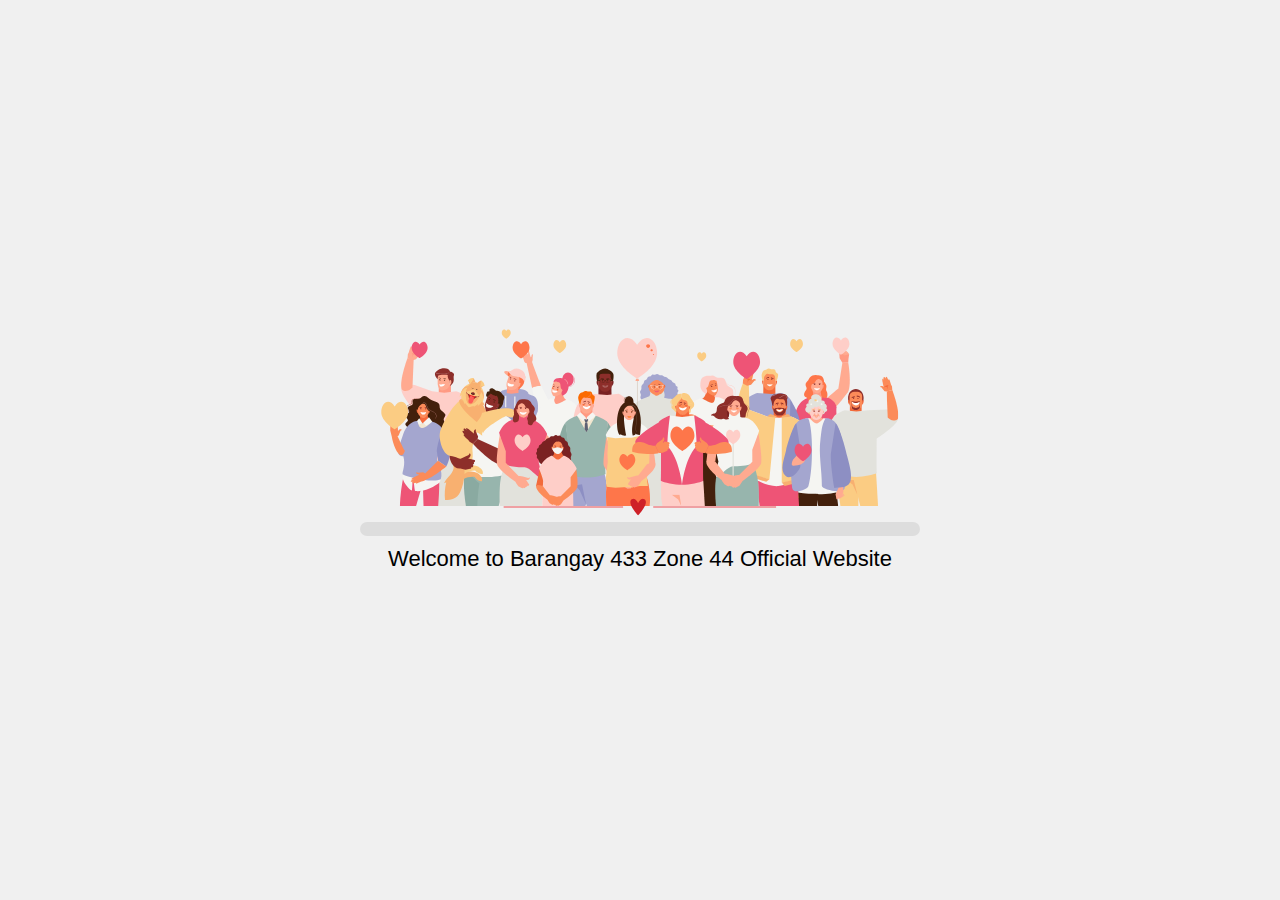
<file: index.html>
<!DOCTYPE html>
<html lang="en">
<head>
<meta charset="UTF-8">
<meta name="viewport" content="width=device-width, initial-scale=1.0">
<link rel="icon" type="image/x-icon" href="Barangay/css/pictures/Logo/brgylogo.svg">
<title>Loading Screen</title>
<style>
  body {
    font-family: Arial, sans-serif;
    margin: 0;
    padding: 0;
    display: flex;
    flex-direction: column;
    justify-content: center;
    align-items: center;
    height: 100vh;
    background-color: #f0f0f0;
  }

  .imagels {
    display: flex;
  }

  .imagels img {
    width: 100%;
    max-width: 520px;
    height: auto;
    align-items: center;
  }

  .loading-bar {
    width: 100%;
    max-width: 560px;
    height: 14px;
    background-color: #ddd;
    border-radius: 10px;
    overflow: hidden;
    margin-top: 6px;
  }

  .progress {
    width: 0;
    height: 100%;
    background-color: #ece119;
    border-radius: 10px;
    transition: width 2s ease;
  }

  .loading-text {
    margin-top: 10px;
    font-size: 22px;
    text-align: center;
  }

  /* Media query for smaller screens */
  @media (max-width: 600px) {
    .loading-text {
      font-size: 14px;
    }

    .imagels img {
      max-width: 180px;
    }

    .loading-bar {
      max-width: 200px;
    }
  }
</style>
</head>
<body>
<div class="imagels">
  <img src="lsbg.svg" alt="Loading Image">
</div>
<div class="loading-bar">
  <div class="progress"></div>
</div>
<div class="loading-text">
  Welcome to Barangay 433 Zone 44 Official Website
</div>

<script>
  // Get the progress bar element
  var progressBar = document.querySelector('.progress');

  // Get connection type using Network Information API
  var connection = navigator.connection || navigator.mozConnection || navigator.webkitConnection;

  // Calculate loading time based on connection type
  var loadingTime = 2000; // default loading time
  if (connection) {
    var effectiveType = connection.effectiveType;
    switch (effectiveType) {
      case 'slow-2g':
      case '2g':
        loadingTime = 8000; // slow connection, adjust loading time accordingly
        break;
      case '3g':
      case '4g':
      case '5g':
        loadingTime = 4000; // faster connection, adjust loading time accordingly
        break;
      default:
        loadingTime = 2000; // default loading time for unknown connection types
        break;
    }
  }

  // Set progress to 100% after calculated loading time
  setTimeout(function() {
    progressBar.style.width = '100%';
  }, loadingTime);

  // Redirect to another page after calculated loading time plus additional delay
  setTimeout(function() {
    window.location.href = "Barangay/index.html";
  }, loadingTime + 500);
</script>
</body>
</html>
</file>
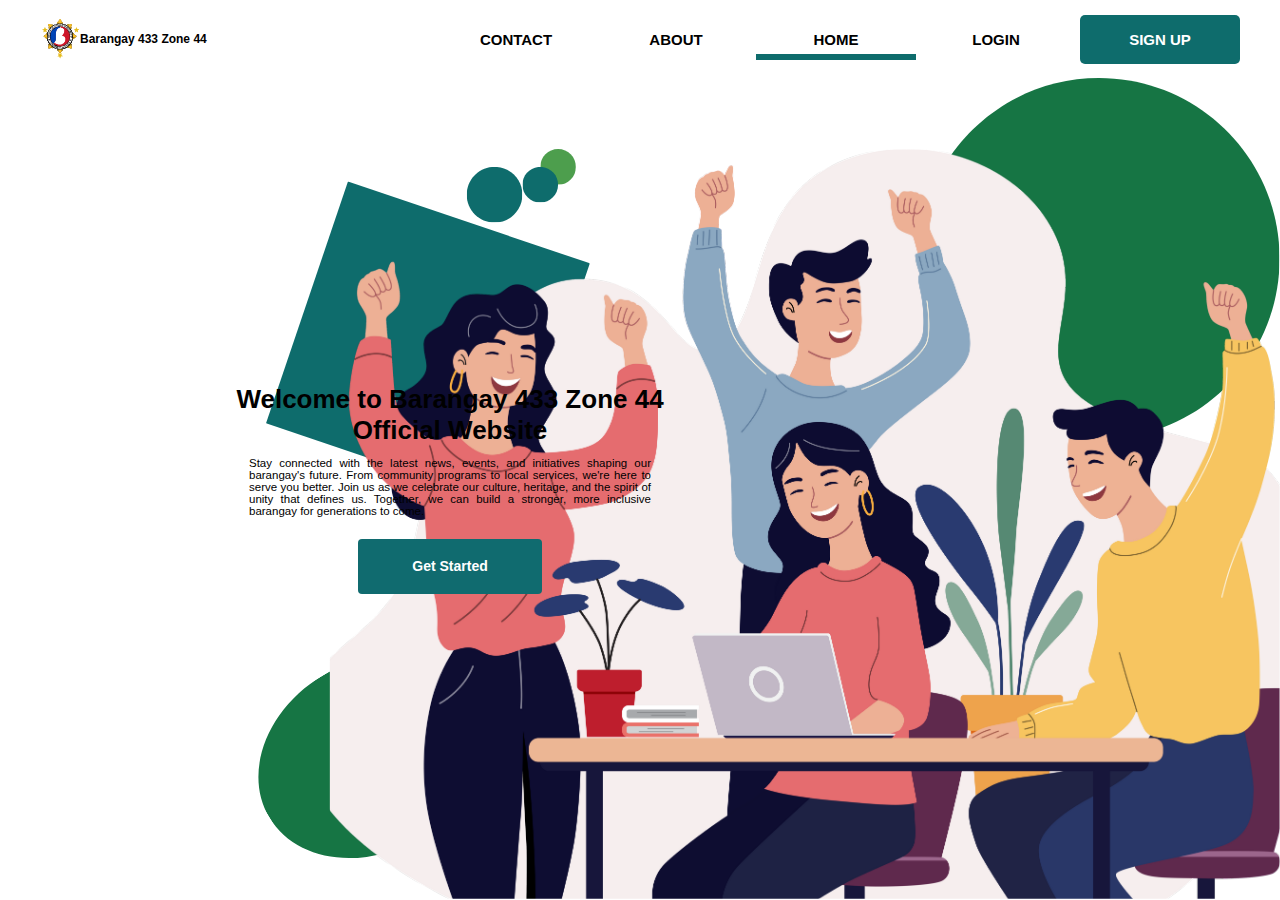
<file: Barangay/index.html>
<!DOCTYPE html>
<html lang="en">
<head>
    <meta charset="UTF-8">
    <meta name="viewport" content="width=device-width, initial-scale=1.0">
    <link rel="stylesheet" href="css/landingpage1.css">
    <link rel="icon" type="image/x-icon" href="css/pictures/Logo/brgylogo.svg">
    <title>Barangay 433 Zone 44</title>
</head>
<body>

    <div id="navbar">
        <button id="sidebar-toggle" class="sidebar-button">&#9776;</button> <!-- Sidebar toggle button -->
        <div id="navbarlogo">
            <img src="css/pictures/Logo/brgylogo.svg" alt="none.png">
            <h1>Barangay 433 Zone 44</h1>
        </div>
        <a href="signup.php" class="signupbtn">SIGN UP</a>
        <a href="login.php">LOGIN</a>
        <a class="active" href="landingpage.html">HOME</a>
        <a href="aboutus.html">ABOUT</a>
        <a href="contact.html">CONTACT</a>
    </div>

    <div id="sidebar">
        <div id="sidebarlogo">
            <img src="css/pictures/Logo/brgylogo.svg" alt="none.png">
            <h1>DocQuest</h1>
            <a href="javascript:void(0)" class="closebtn" onclick="closeSidebar()">&times;</a>
        </div>

        <a href="index.html">
            <div id="sidebartopwimg" class="sidebartopwimg active">
                <img src="css/pictures/sidebar/homeactive.svg" alt="home">
                <span>Home</span>    
            </div>
        </a>
        <a href="aboutus.html">
            <div id="sidebartopwimg" class="sidebartopwimg">
                <img src="css/pictures/sidebar/about.svg" alt="aboutus">
                <span>About</span>    
            </div>
        </a>

        <a href="contact.html" class="active">
            <div id="sidebartopwimg" class="sidebartopwimg">
                <img src="css/pictures/sidebar/contacts.svg" alt="contact">
                <span>Contact us</span> 
            </div>
        </a>

        <a href="login.php">
            <div id="sidebartopwimg" class="sidebartopwimg">
                <img src="css/pictures/sidebar/login.svg" alt="login">
                <span>Login</span>    
            </div>
        </a>
        <a href="signup.php" class="signupbtn">
            <div id="sidebartopwimg" class="sidebartopwimg">
                <img src="css/pictures/sidebar/signup.svg" alt="signup">
                <span>Signup</span>    
            </div>
        </a>
    </div>

    <section>
        <div id="aboutsection">
            <div id="leftsbox">
                <h1>Welcome to Barangay 433 Zone 44 Official Website</h1>
                <p>Stay connected with the latest news, events, and initiatives shaping our barangay's future. From community programs to local services, we're here to serve you better. Join us as we celebrate our culture, heritage, and the spirit of unity that defines us. Together, we can build a stronger, more inclusive barangay for generations to come.
                </p>
                <button onclick="document.location='signup.php'">Get Started</button>
            </div>
        </div>
    </section>
    <script>
        function openSidebar() {
            document.getElementById("sidebar").style.width = "250px";
        }

        function closeSidebar() {
            document.getElementById("sidebar").style.width = "0";
        }

        // Toggle sidebar when sidebar-toggle button is clicked
        document.getElementById("sidebar-toggle").addEventListener("click", openSidebar);
    </script>
</body>
</html>
</file>
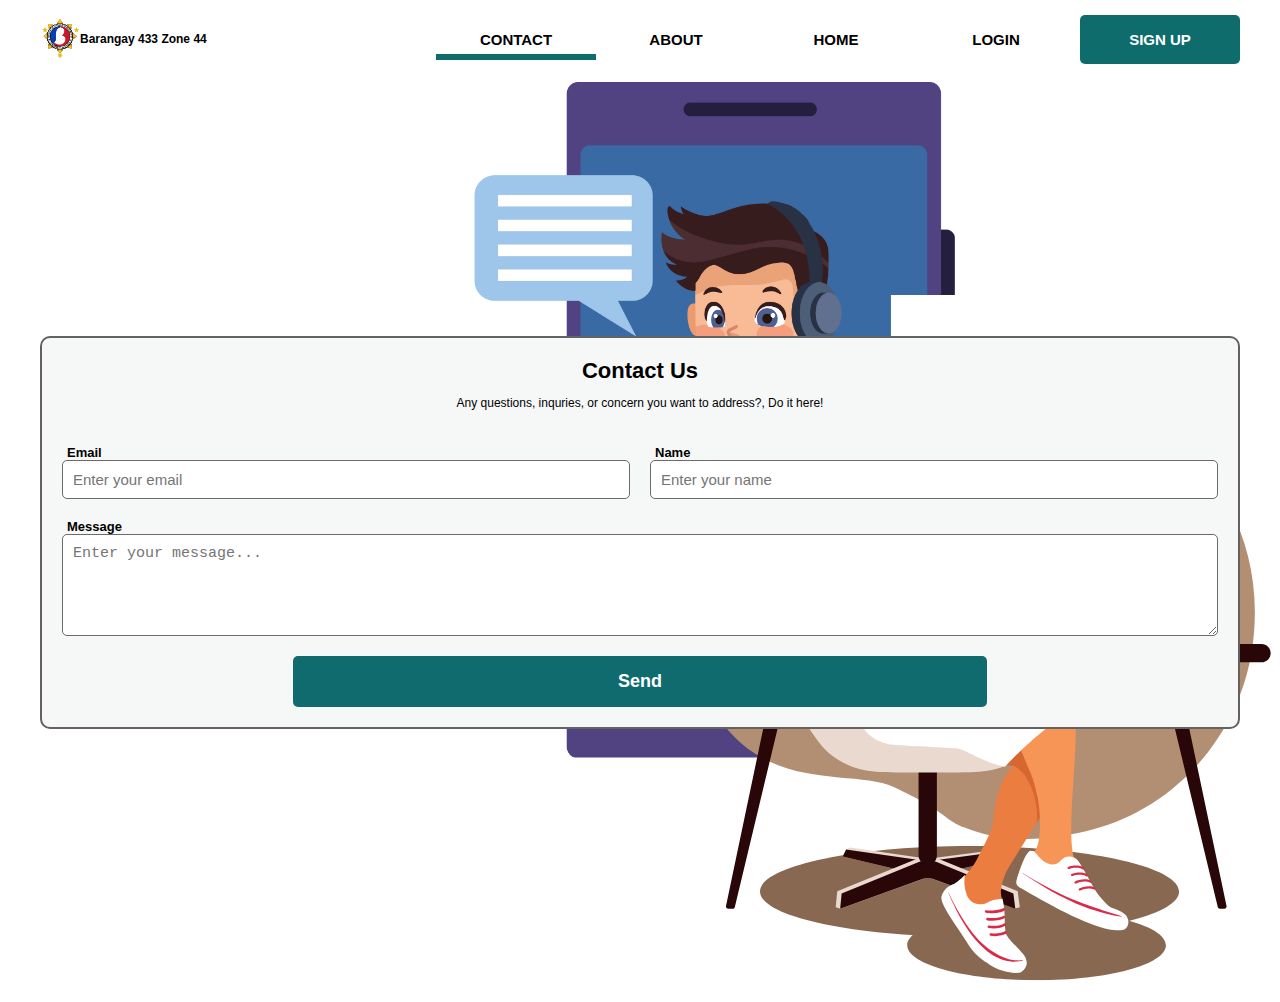
<file: Barangay/contact.html>
<!DOCTYPE html>
<html lang="en">
<head>
    <meta charset="UTF-8">
    <meta name="viewport" content="width=device-width, initial-scale=1.0">
    <script src="https://code.jquery.com/jquery-3.6.0.min.js"></script>
    <link rel="stylesheet" href="css/contact.css">
    <link rel="icon" type="image/x-icon" href="css/pictures/Logo/brgylogo.svg">
    <title>Contact Us</title>
</head>
<body>
    <div id="navbar">
        <button id="sidebar-toggle" class="sidebar-button">&#9776;</button> <!-- Sidebar toggle button -->
        <div id="navbarlogo">
            <img src="css/pictures/Logo/brgylogo.svg" alt="none.png">
            <h1>Barangay 433 Zone 44</h1>
        </div>
        <a href="signup.php" class="signupbtn">SIGN UP</a>
        <a href="login.php">LOGIN</a>
        <a href="index.html">HOME</a>
        <a href="aboutus.html">ABOUT</a>
        <a class="active" href="contact.html">CONTACT</a>
    </div>

    <div id="sidebar">
        <div id="sidebarlogo">
            <img src="css/pictures/Logo/brgylogo.svg" alt="none.png">
            <h1>DocQuest</h1>
            <a href="javascript:void(0)" class="closebtn" onclick="closeSidebar()">&times;</a>
        </div>

        <a href="index.html">
            <div id="sidebartopwimg" class="sidebartopwimg">
                <img src="css/pictures/sidebar/home.svg" alt="home">
                <span>Home</span>    
            </div>
        </a>
        <a href="aboutus.html">
            <div id="sidebartopwimg" class="sidebartopwimg">
                <img src="css/pictures/sidebar/about.svg" alt="aboutus">
                <span>About</span>    
            </div>
        </a>

        <a href="contact.html" class="active">
            <div id="sidebartopwimg" class="sidebartopwimg active">
                <img src="css/pictures/sidebar/contactsactive.svg" alt="contact">
                <span>Contact us</span> 
            </div>
        </a>

        <a href="login.php">
            <div id="sidebartopwimg" class="sidebartopwimg">
                <img src="css/pictures/sidebar/login.svg" alt="login">
                <span>Login</span>    
            </div>
        </a>
        <a href="signup.php" class="signupbtn">
            <div id="sidebartopwimg" class="sidebartopwimg">
                <img src="css/pictures/sidebar/signup.svg" alt="signup">
                <span>Signup</span>    
            </div>
        </a>
    </div>

    <section>
        <div id="aboutsection">
            <div id="box">
                <form id="file1-form" action="phpexecution/sendmail.php" method="POST">
                    <h2>Contact Us</h2>
                    <p>Any questions, inquries, or concern you want to address?, Do it here!</p>
                    
                    <div id="inp1">
                        <div id="inp1label">
                            <label for="email">Email</label>
                            <input type="email" id="email" name="email" placeholder="Enter your email" required>
                        </div>
        
                        <div id="inp1label">
                            <label for="name">Name</label>
                            <input type="text" id="name" name="name" placeholder="Enter your name" required>
                        </div>
                    </div>
                    <div id="inp1">
                        <div id="inp1label">
                            <label for="mess">Message</label>
                            <textarea id="mess" name="mess" placeholder="Enter your message..."></textarea>
                        </div>
                    </div>
                    <button class="button">Send</button>
                </form>
                </div>
        </div>
    </section>
    <script>
        $(document).ready(function() {
            $('#file1-form').submit(function(event) {
                // Prevent default form submission
                event.preventDefault();
        
                // Serialize form data
                var formData = $(this).serialize();
        
                // Send form data to the server
                $.ajax({
                    type: 'POST',
                    url: 'phpexecution/sendmail.php',
                    data: formData,
                    success: function(response) {
                        // Handle server response
                        alert('Mail sent ' + response);
                        if (response.trim() === 'Successful') { // Ensure that 'Success' is returned exactly
                            // Redirect to the dashboard or any other page
                            window.location.href = 'https://barangay-433-zone-44.000webhostapp.com/Barangay/contact.html';
                        }
                    },
                    error: function(xhr, status, error) {
                        // Handle errors
                        console.error(xhr.responseText);
                    }
                });
            });
        });

        function openSidebar() {
            document.getElementById("sidebar").style.width = "228px";
        }

        function closeSidebar() {
            document.getElementById("sidebar").style.width = "0";
        }

        // Toggle sidebar when sidebar-toggle button is clicked
        document.getElementById("sidebar-toggle").addEventListener("click", openSidebar);
    </script>
</body>
</html>
</file>
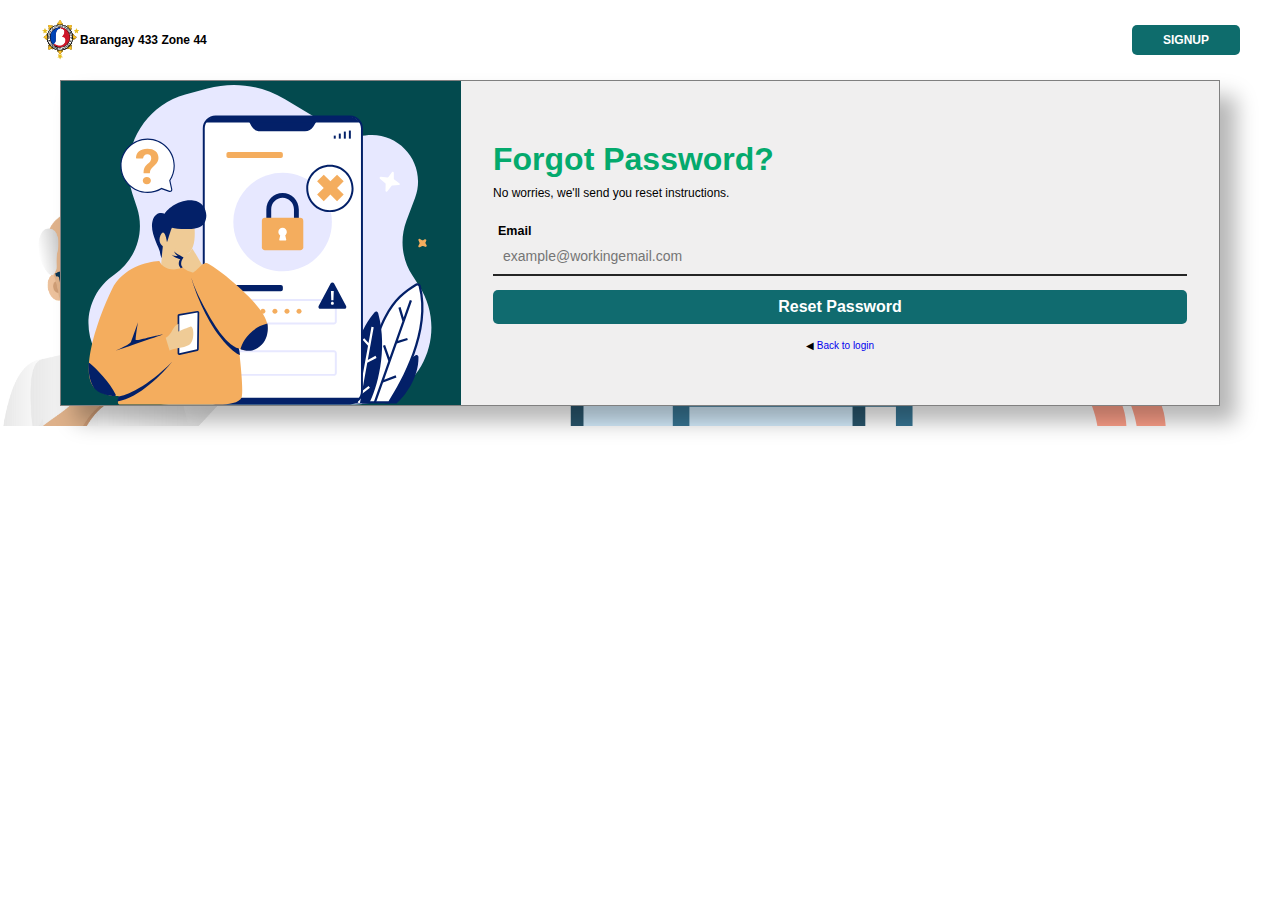
<file: Barangay/forgotpw.html>
<!DOCTYPE html>
<html lang="en">
<head>
    <meta charset="UTF-8">
    <meta name="viewport" content="width=device-width, initial-scale=1.0">
    <script src="https://code.jquery.com/jquery-3.6.0.min.js"></script>
    <link rel="stylesheet" href="css/forgotpw.css">
    <link rel="icon" type="image/x-icon" href="css/pictures/Logo/brgylogo.svg">
    <title>Forgot Password</title>
</head>
<body>
    <div id="navbar">
            <div id="navbarlogo">
                <img src="css/pictures/Logo/brgylogo.svg" alt="none.png">
                <h1>Barangay 433 Zone 44</h1>
                <a href="login.php" class="signupbtn">SIGNUP</a>
            </div>
        </div>
    <section>
        <div id="aboutsection">
            <div id="containerform">
                <div id="pictureform"></div>
            <div id="formbox">
                <form id="login-form" action="phpexecution/send_reset_email.php" method="post">
                    <h1>Forgot Password?</h1>
                    <h6>No worries, we'll send you reset instructions.</h6>

                    <div id="inp1">
                        <div id="inp1label">
                            <label for="email">Email</label>
                            <input type="email" id="email" name="email" placeholder="example@workingemail.com" required>
                        </div>
                    </div>
                        <button class="button">Reset Password</button>
                        <p>&#x25c0; <a href="login.php" style="text-decoration: none;">Back to login</a></p>
                </form>
            </div>
            </div>
        </div>
    </section>
    <script>
        $(document).ready(function() {
        $('#login-form').submit(function(event) {
            // Prevent default form submission
            event.preventDefault();
    
            // Serialize form data
            var formData = $(this).serialize();
    
            // Send form data to the server
            $.ajax({
                type: 'POST',
                url: 'phpexecution/send_reset_email.php',
                data: formData,
                success: function(response) {
                    // Handle server response
                    alert('' + response);
                    if (response.trim() === 'Successful') { // Ensure that 'Success' is returned exactly
                        // Redirect to the dashboard or any other page
                        window.location.href = 'https://barangay-433-zone-44.000webhostapp.com/Barangay/dashboard.php';
                    }
                },
                error: function(xhr, status, error) {
                    // Handle errors
                    console.error(xhr.responseText);
                }
            });
        });
    });
    </script>
</body>
</html>
</file>
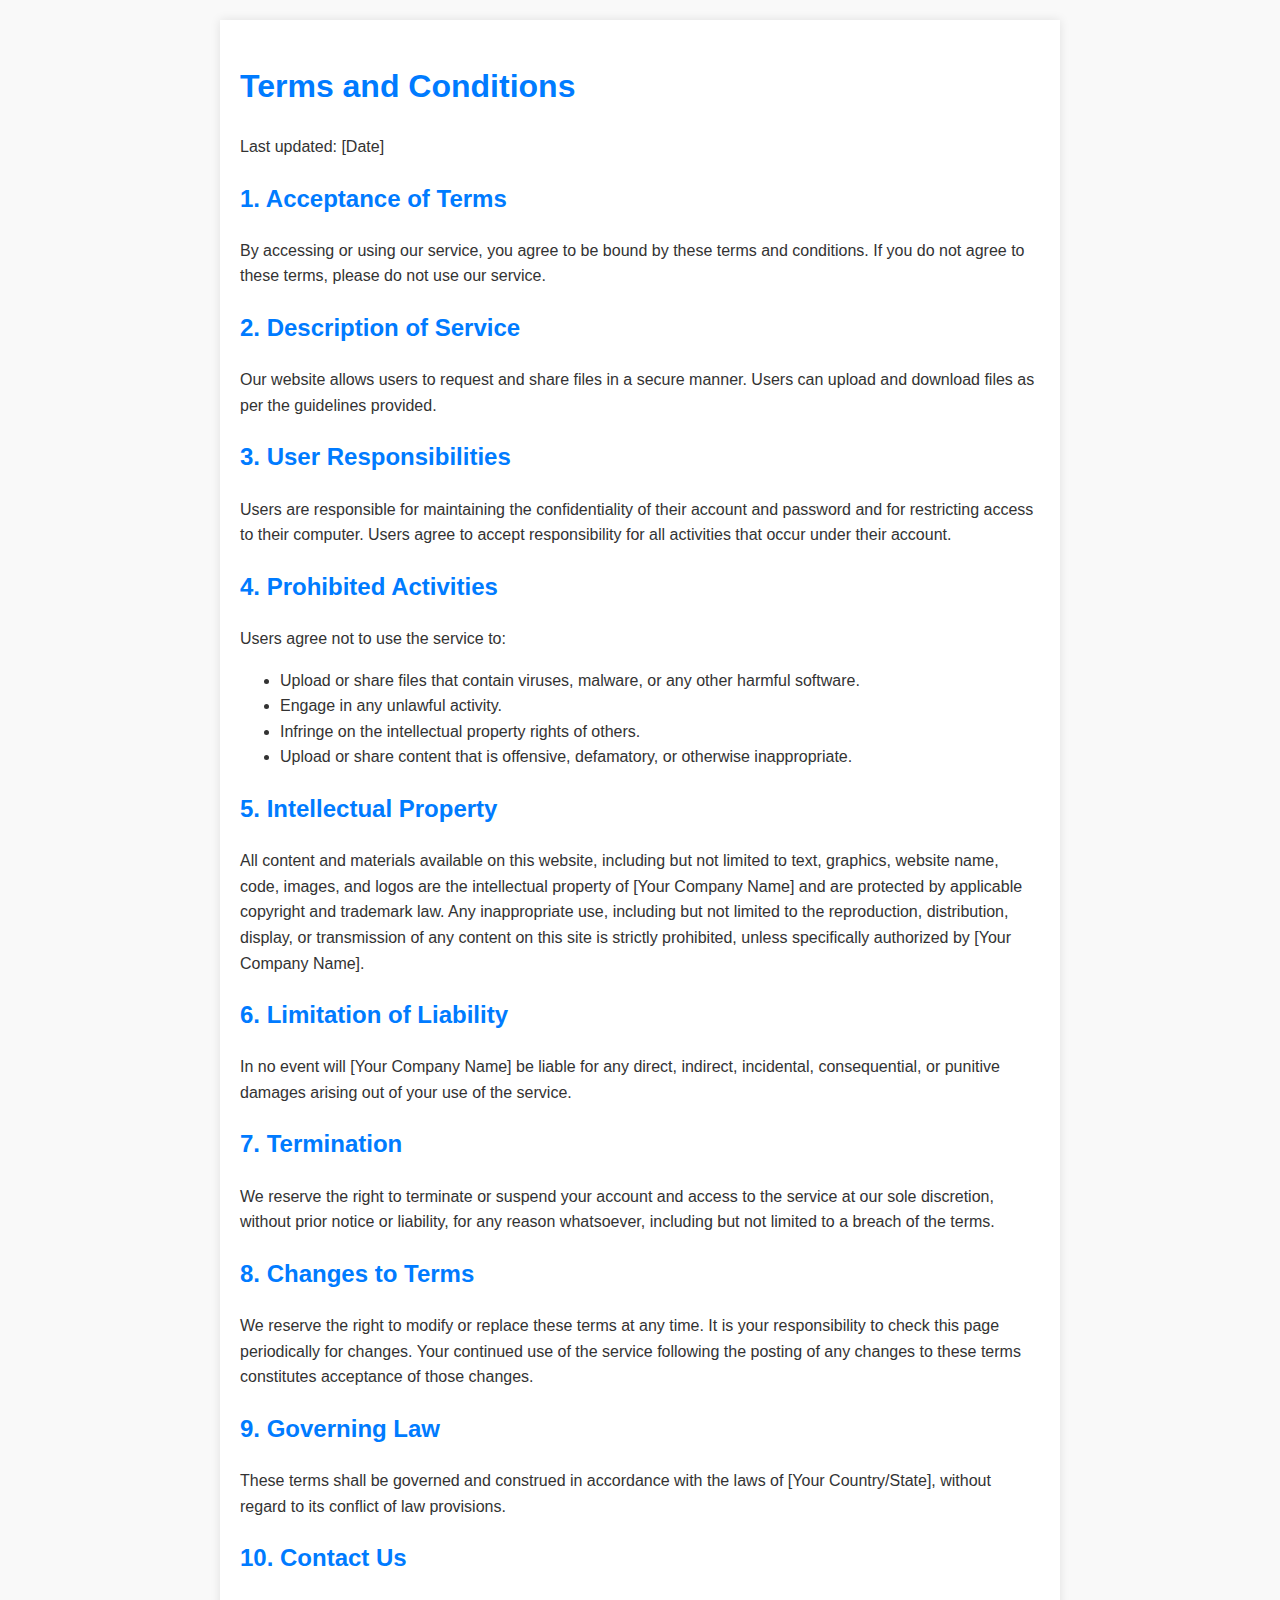
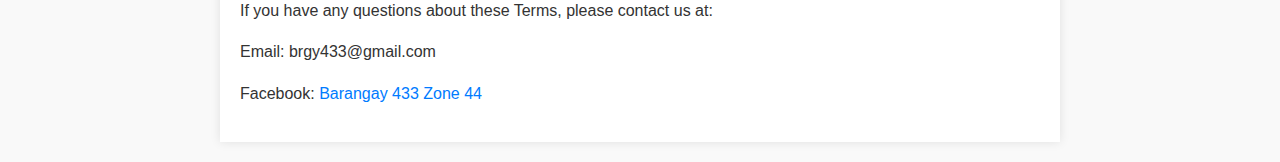
<file: Barangay/terms-and-conditions.html>
<!DOCTYPE html>
<html lang="en">
<head>
    <meta charset="UTF-8">
    <meta name="viewport" content="width=device-width, initial-scale=1.0">
    <title>Terms and Conditions</title>
    <style>
        body {
            font-family: Arial, sans-serif;
            line-height: 1.6;
            margin: 0;
            padding: 0;
            background-color: #f9f9f9;
            color: #333;
        }
        .container {
            max-width: 800px;
            margin: 20px auto;
            padding: 20px;
            background: #fff;
            box-shadow: 0 0 10px rgba(0,0,0,0.1);
        }
        h1, h2, h3 {
            color: #007bff;
        }
        a {
            color: #007bff;
            text-decoration: none;
        }
        a:hover {
            text-decoration: underline;
        }
    </style>
</head>
<body>

<div class="container">
    <h1>Terms and Conditions</h1>

    <p>Last updated: [Date]</p>

    <h2>1. Acceptance of Terms</h2>
    <p>By accessing or using our service, you agree to be bound by these terms and conditions. If you do not agree to these terms, please do not use our service.</p>

    <h2>2. Description of Service</h2>
    <p>Our website allows users to request and share files in a secure manner. Users can upload and download files as per the guidelines provided.</p>

    <h2>3. User Responsibilities</h2>
    <p>Users are responsible for maintaining the confidentiality of their account and password and for restricting access to their computer. Users agree to accept responsibility for all activities that occur under their account.</p>

    <h2>4. Prohibited Activities</h2>
    <p>Users agree not to use the service to:</p>
    <ul>
        <li>Upload or share files that contain viruses, malware, or any other harmful software.</li>
        <li>Engage in any unlawful activity.</li>
        <li>Infringe on the intellectual property rights of others.</li>
        <li>Upload or share content that is offensive, defamatory, or otherwise inappropriate.</li>
    </ul>

    <h2>5. Intellectual Property</h2>
    <p>All content and materials available on this website, including but not limited to text, graphics, website name, code, images, and logos are the intellectual property of [Your Company Name] and are protected by applicable copyright and trademark law. Any inappropriate use, including but not limited to the reproduction, distribution, display, or transmission of any content on this site is strictly prohibited, unless specifically authorized by [Your Company Name].</p>

    <h2>6. Limitation of Liability</h2>
    <p>In no event will [Your Company Name] be liable for any direct, indirect, incidental, consequential, or punitive damages arising out of your use of the service.</p>

    <h2>7. Termination</h2>
    <p>We reserve the right to terminate or suspend your account and access to the service at our sole discretion, without prior notice or liability, for any reason whatsoever, including but not limited to a breach of the terms.</p>

    <h2>8. Changes to Terms</h2>
    <p>We reserve the right to modify or replace these terms at any time. It is your responsibility to check this page periodically for changes. Your continued use of the service following the posting of any changes to these terms constitutes acceptance of those changes.</p>

    <h2>9. Governing Law</h2>
    <p>These terms shall be governed and construed in accordance with the laws of [Your Country/State], without regard to its conflict of law provisions.</p>

    <h2>10. Contact Us</h2>
    <p>If you have any questions about these Terms, please contact us at:</p>
    <p>Email: brgy433@gmail.com</p>
    <p>Facebook: <a href="https://www.facebook.com/Brgy433?mibextid=ZbWKwL">Barangay 433 Zone 44</a></p>

</div>

</body>
</html>
</file>
<file: Barangay/css/landingpage1.css>
html, body{
  margin: 0;
  padding: 0;
  width: 100%;
  height: 100%;
}

body{
  display: flex;
  flex-direction: column;
  font-family: "Farfetch Basis","Helvetica Neue",Arial,sans-serif;
}

/* NAV-BAR */
#navbar {
  overflow: hidden;
  padding: 15px 40px;
}

.navbar-container {
  display: flex;
  align-items: center; /* Align items vertically */
  flex-wrap: wrap;
}

#navbar a {
  float: right;
  color: black;
  text-align: center;
  text-decoration: none;
  font-size: 15px;
  font-weight: bold;
  padding: 16px 40px 6px;
  width: 80px;
}

/* Apply hover to all links except the signup button */
#navbar a:not(.signupbtn):hover {
  border-bottom: solid #3f896c 6px;
}

#navbar a.active {
  border-bottom: solid #0e6c6c 6px;
}

#navbarlogo {
  display: inline-flex;
  align-items: center;
  justify-content: center;
}

#navbarlogo h1 {
  margin: 0;
  font-size: 12px;
  font-weight: bolder;
}

#navbar img {
  width: 40px;
  height: 48px;
  align-items: center;
}

/* SIGN UP button */
#navbar a.signupbtn {
  padding: 16px 40px;
  margin-left: 4px;
  background-color: #0e6c6c;
  color: white;
  border-radius: 5px;
  transition: background-color 0.3s ease, transform 0.3s ease; /* Added transition for smooth hover */
}
/* Custom hover effect for SIGN UP button */
#navbar a.signupbtn:hover {
  background-color: #3f896c; /* Change background color on hover */
  color: white; /* Optional: ensure the text stays white */
  transform: scale(1.05); /* Slight zoom effect */
  border-bottom: none; /* No bottom border */
}

/* Collapse button styles */
.collapse-btn {
  display: none;
  background-color: #0e6c6c;
  color: white;
  padding: 16px;
  font-size: 20px;
  cursor: pointer;
  border: none;
}

/* Media Query for Responsive Design */
@media screen and (max-width: 1078px) {
  #navbar a, .signupbtn {
      font-size: 12px;
      width: auto;
  }
}

@media screen and (max-width: 906px) {
  #navbar a, .signupbtn {
      font-size: 10px;
      width: auto;
  }
}

  #sidebar {
    height: 100%;
    width: 0;
    position: fixed;
    top: 0;
    right: 0;
    background: rgb(222, 223, 223);
    overflow-x: hidden;
    transition: 0.5s;
    padding-top: 10px;
    z-index: 1; /* Ensure sidebar is on top */
}

#sidebarlogo {
  display: flex;
  flex-direction: row; /* Change to row for horizontal alignment */
  align-items: center; /* Vertically center the items */
  justify-content: space-between; /* Add space between the items if necessary */
  width: 100%; /* Ensure it takes the full width */
  padding: 10px 10px 24px; /* Add padding if needed for spacing */
}

#sidebarlogo img {
    width: 40px;
    height: 40px;
}

#sidebarlogo h1 {
    font-size: 13px;
    margin: 0 10px; /* Ensure proper spacing between the text and close button */
    flex-grow: 1; /* Allow the title to grow and push the close button to the right */
}

#sidebar a {
    text-decoration: none;
    font-size: 18px;
    font-weight: bold;
    color: black;
    display: block;
    transition: 0.3s;
}

#sidebarlogo .closebtn {
  font-size: 28px;
  padding: 0px 8px; /* Space the close button */
  margin-right: 16px;
  cursor: pointer;
  color: black; /* Ensure it’s visible on your sidebar */
}

#sidebarlogo .closebtn:hover {
  color: white;
  background-color: #0e6c6c;
}

/* Toggle button for sidebar */
#sidebar-toggle {
    display: none;
    position: absolute;
    top: 15px;
    right: 15px;
    font-size: 30px;
    background-color: #0e6c6c;
    color: white;
    border: none;
    cursor: pointer;
    font-size: 18px;
    font-weight: bold;
    align-items: center;
}

.sidebar-button{
  width: 48px;
  height: 40px;
  border-radius: 8px;
}

/* Media Queries */
@media screen and (max-width: 864px) {
    /* Hide the navbar links and show the sidebar toggle button */
    #navbar a {
        display: none;
    }

    #sidebar-toggle {
        display: block;
    }
}

/* When the sidebar is opened */
.open-sidebar {
    width: 220px;
}

#sidebartopwimg{
  display: flex;
  flex-direction: row;
  align-items: center;
  text-align: center;
  border-radius: 8px;
  margin: 0px 16px 8px;
}

#sidebartopwimg.active {
  background-color: #04AA6D;
}

#sidebartopwimg.active span {
  color: white; /* Text color for sidebartopwimg anchors when active */
}

#sidebartopwimg:hover:not(.active) {
  background-color: #047438dd;
  color: white;
}

#sidebartopwimg:not(.active):hover span {
  color: white;
}

#sidebartopwimg-home:hover img {
  content: url('css/pictures/sidebar/homeactive.svg');
  transition: 0.3s;
}

#sidebartopwimg span{
  font-size: 18px;
  font-weight: bold;
  text-decoration: none;
  color: black;
}

#sidebartopwimg img{
  padding: 8px 0px 8px 24px;
  width: 32px;
  height: 28px;
  margin-right: 16px;
}
 /* */
 
  section{
    display: flex;
    flex-direction: row;
    align-items: center;
    justify-content: center;
    height: 100vh;
    overflow:hidden;
    background-image: url(pictures/landingpg/lpbg.svg);
    background-position: bottom right;
    background-repeat: no-repeat;
    background-size: contain;
  }

  #aboutsection{
    display: flex;
    flex-direction: column;
    align-items: center;
    justify-content: center;
    margin-right: 380px;
    width: 100%;
    height: 100%;
  }

  #leftsbox {
    display: flex;
    flex-direction: column;
    align-items: center;
    justify-content: center;
  }

  #leftsbox h1{
    font-size: 26px;
    font-family: "Farfetch Basis","Helvetica Neue",Arial,sans-serif;
    text-align: center;
    max-width: 460px;
    margin: 0;
  }

  #leftsbox p{
    justify-content: center;
    justify-self: center;
    justify-items: center;
    text-align: justify;
    padding-bottom: 10px;
    font-size: 11.5px;
    max-width: 402px;
  }

  #leftsbox button{
    background-color: #106b6f;
    border-radius: 4px;
    border-style: none;
    box-sizing: border-box;
    color: #fff;
    cursor: pointer;
    display: inline-block;
    font-family: "Farfetch Basis","Helvetica Neue",Arial,sans-serif;
    font-size: 14px;
    font-weight: 700;
    line-height: 1.5;
    margin: 0;
    width: auto;
    min-height: 55px;
    min-width: 40px;
    outline: none;
    overflow: hidden;
    padding: 8px 54px 8px;
    position: relative;
    text-align: center;
    text-transform: none;
    user-select: none;
    -webkit-user-select: none;
    touch-action: manipulation;
  }

  #leftsbox button:hover,
  .button:focus {
    opacity: .75;
  }
</file>
<file: Barangay/css/contact.css>
html, body{
    margin: 0;
    padding: 0;
    width: 100%;
    height: 100%;
}

body{
    height: 100vh;
    font-family: "Farfetch Basis","Helvetica Neue",Arial,sans-serif;
}
  
  /* NAV-BAR */
  #navbar {
    overflow: hidden;
    padding: 15px 40px;
  }
  
  .navbar-container {
    display: flex;
    align-items: center; /* Align items vertically */
    flex-wrap: wrap;
  }
  
  #navbar a {
    float: right;
    color: black;
    text-align: center;
    text-decoration: none;
    font-size: 15px;
    font-weight: bold;
    padding: 16px 40px 6px;
    width: 80px;
  }
  
  /* Apply hover to all links except the signup button */
  #navbar a:not(.signupbtn):hover {
    border-bottom: solid #3f896c 6px;
  }
  
  #navbar a.active {
    border-bottom: solid #0e6c6c 6px;
  }
  
  #navbarlogo {
    display: inline-flex;
    align-items: center;
    justify-content: center;
  }
  
  #navbarlogo h1 {
    margin: 0;
    font-size: 12px;
    font-weight: bolder;
  }
  
  #navbar img {
    width: 40px;
    height: 48px;
    align-items: center;
  }
  
  /* SIGN UP button */
  #navbar a.signupbtn {
    padding: 16px 40px;
    margin-left: 4px;
    background-color: #0e6c6c;
    color: white;
    border-radius: 5px;
    transition: background-color 0.3s ease, transform 0.3s ease; /* Added transition for smooth hover */
  }
  /* Custom hover effect for SIGN UP button */
  #navbar a.signupbtn:hover {
    background-color: #3f896c; /* Change background color on hover */
    color: white; /* Optional: ensure the text stays white */
    transform: scale(1.05); /* Slight zoom effect */
    border-bottom: none; /* No bottom border */
  }
  
  /* Collapse button styles */
  .collapse-btn {
    display: none;
    background-color: #0e6c6c;
    color: white;
    padding: 16px;
    font-size: 20px;
    cursor: pointer;
    border: none;
  }
  
  /* Media Query for Responsive Design */
  @media screen and (max-width: 1078px) {
    #navbar a, .signupbtn {
        font-size: 12px;
        width: auto;
    }
  }
  
  @media screen and (max-width: 906px) {
    #navbar a, .signupbtn {
        font-size: 10px;
        width: auto;
    }
  }

    #sidebar {
      height: 100%;
      width: 0;
      position: fixed;
      top: 0;
      right: 0;
      background: rgb(222, 223, 223);
      overflow-x: hidden;
      transition: 0.5s;
      padding-top: 10px;
      z-index: 1; /* Ensure sidebar is on top */
  }

  #sidebarlogo {
    display: flex;
    flex-direction: row; /* Change to row for horizontal alignment */
    align-items: center; /* Vertically center the items */
    justify-content: space-between; /* Add space between the items if necessary */
    width: 100%; /* Ensure it takes the full width */
    padding: 10px 10px 24px; /* Add padding if needed for spacing */
  }

  #sidebarlogo img {
      width: 40px;
      height: 40px;
  }

  #sidebarlogo h1 {
      font-size: 13px;
      margin: 0 10px; /* Ensure proper spacing between the text and close button */
      flex-grow: 1; /* Allow the title to grow and push the close button to the right */
  }

  #sidebar a {
      text-decoration: none;
      font-size: 18px;
      font-weight: bold;
      color: black;
      display: block;
      transition: 0.3s;
  }

  #sidebarlogo .closebtn {
    font-size: 28px;
    padding: 0px 8px; /* Space the close button */
    margin-right: 16px;
    cursor: pointer;
    color: black; /* Ensure it’s visible on your sidebar */
  }

  #sidebarlogo .closebtn:hover {
    color: white;
    background-color: #0e6c6c;
  }

  /* Toggle button for sidebar */
  #sidebar-toggle {
      display: none;
      position: absolute;
      top: 15px;
      right: 15px;
      font-size: 30px;
      background-color: #0e6c6c;
      color: white;
      border: none;
      cursor: pointer;
      font-size: 18px;
      font-weight: bold;
      align-items: center;
  }

  .sidebar-button{
    width: 48px;
    height: 40px;
    border-radius: 8px;
  }

  /* Media Queries */
  @media screen and (max-width: 864px) {
      /* Hide the navbar links and show the sidebar toggle button */
      #navbar a {
          display: none;
      }

      #sidebar-toggle {
          display: block;
      }
  }

  /* When the sidebar is opened */
  .open-sidebar {
      width: 220px;
  }

  #sidebartopwimg{
    display: flex;
    flex-direction: row;
    align-items: center;
    text-align: center;
    border-radius: 8px;
    margin: 0px 16px 8px;
  }
  
  #sidebartopwimg.active {
    background-color: #04AA6D;
  }
  
  #sidebartopwimg.active span {
    color: white; /* Text color for sidebartopwimg anchors when active */
  }
  
  #sidebartopwimg:hover:not(.active) {
    background-color: #047438dd;
    color: white;
  }
  
  #sidebartopwimg:not(.active):hover span {
    color: white;
  }
  
  #sidebartopwimg-home:hover img {
    content: url('css/pictures/sidebar/homeactive.svg');
    transition: 0.3s;
}
  
  #sidebartopwimg span{
    font-size: 18px;
    font-weight: bold;
    text-decoration: none;
    color: black;
  }
  
  #sidebartopwimg img{
    padding: 8px 0px 8px 24px;
    width: 32px;
    height: 28px;
    margin-right: 16px;
  }
   /* */

section{
    justify-content: center;
    align-items: center;
    height: 100vh;
    max-height: 100vh;
    background-image: url(pictures/contact/contactbg.svg);
    background-position: right;
    background-repeat: no-repeat;
    background-size: contain;
}  

#aboutsection{
    display: flex;
    justify-content: center;
    align-items: center;
    height: 100%;
    padding: 0px 40px 20px;
}

#box{
    display: flex;
    flex-direction: column;
    border: 2px solid #646161;
    justify-content: center;
    align-items: center;
    width: 100%;
    margin: auto;
    padding: 20px 20px;
    border-radius: 10px;
    background: rgb(246,247,247);
}

form {
    display: flex;
    flex-direction: column;
    height: 100%;
    width: 100%;
    justify-content: center;
    align-items: center;
}

form h2{
    margin: 0;
    font-size: 22px;
}

form p{
    font-size: 12px;
    margin-bottom: 35px;
}

form h2, p{
    text-align: center;
    align-items: center;
    justify-content: center;
}

#inp1 {
    display: flex;
    flex-wrap: wrap; /* Allow inputs to wrap to the next line if needed */
    justify-content: space-between;
    width: 100%; /* Set the width to 100% to match the width of the form */
    max-width: 100%; /* Limit the maximum width of the inputs */
    margin-bottom: 10px;
    gap: 20px;
}

#inp1 input {
    flex: 1; /* Allow inputs to expand and fill the available space */
    margin-bottom: 10px; /* Add space between input rows */
    padding: 10px;
    border-radius: 5px;
    border: none;
    border: 1px solid #6d6969;
    font-size: 15px;
    box-sizing: border-box; /* Ensure padding and border are included in the width */
}

#inp1label{
    display: flex;
    flex-direction: column;
    flex: 1;
}

#inp1label label{
    font-weight: bold;
    font-size: small;
    margin-left: 5px;
}

textarea {
    width: calc(100% - 22px);
    min-width: 200px;
    padding: 10px;
    margin-bottom: 10px;
    border-radius: 5px;
    border: 1px solid #6d6969;
    font-size: 15px;
    height: 80px;
}

.button {
    width: 60%;
    padding: 15px 20px;
    border: none;
    background-color: #106b6f;
    color: #fff;
    border-radius: 5px;
    cursor: pointer;
    font-size: 18px;
    font-weight: bold;
}

.button:hover {
    background-color: #034a4e;
}
</file>
<file: Barangay/css/forgotpw.css>
html, body{
    margin: 0;
    padding: 0;
    width: 100%;
    height: 100%;
  }
  
  body{
    height: 100vh;
    font-family: "Farfetch Basis","Helvetica Neue",Arial,sans-serif;
  }

  #navbar {
    display: flex; /* Use flexbox for the navbar */
    justify-content: space-between; /* Space between logo/title and the signup button */
    padding: 16px 40px;
    overflow: hidden;
  }
  
  .navbar-container {
    display: flex;
    align-items: center; /* Align items vertically */
    justify-content: space-between; /* Add this line to push signupbtn to the right */
  }
  
  #navbar a {
    color: black;
    text-align: center;
    text-decoration: none;
    font-size: 12px;
    font-weight: bold;
    padding: 8px 24px 8px;
    width: 60px;
  }
  
  /* Apply hover to all links except the signup button */
  #navbar a:not(.signupbtn):hover {
    border-bottom: solid #3f896c 6px;
  }
  
  #navbar a.active {
    border-bottom: solid #0e6c6c 6px;
  }
  
  #navbarlogo {
    display: flex;
    align-items: center;
    justify-content: space-between; /* Change from center to space-between */
    width: 100%; /* Ensure it takes full width */
  }
  
  #navbarlogo h1 {
    margin: 0;
    font-size: 12px;
    font-weight: bolder;
  }
  
  #navbar img {
    width: 40px;
    height: 48px;
    align-items: center;
  }
  
  /* SIGN UP button */
  #navbar a.signupbtn {
    margin-left: auto;
    background-color: #0e6c6c;
    color: white;
    border-radius: 5px;
    transition: background-color 0.3s ease, transform 0.3s ease; /* Added transition for smooth hover */
  }
  /* Custom hover effect for SIGN UP button */
  #navbar a.signupbtn:hover {
    background-color: #3f896c; /* Change background color on hover */
    color: white; /* Optional: ensure the text stays white */
    transform: scale(1.05); /* Slight zoom effect */
    border-bottom: none; /* No bottom border */
  }

  section{
    justify-content: center;
    align-items: center;
    background-image: url(pictures/fpw/fwpbg.svg);
    background-position: center center;
    background-repeat: no-repeat;
    background-size: cover;
  }

  #aboutsection{
    display: flex;
    flex-direction: row;
    justify-content: center;
    align-items: center;
    height: 100%;
    padding: 0px 60px 20px;
  }

  #containerform{
    display: flex;
    flex-direction: row;
    justify-content: center;
    align-items: center;
    width: 100%;
    height: 100%;
    margin: auto;
    background-color: rgb(240, 239, 239);
    border: 0.2px solid gray;
    box-shadow: 16px 16px 20px rgba(0, 0, 0, 0.287);
  }

  #pictureform{
    display: flex;
    background-color: #034a4e;
    justify-content: center;
    align-items: center;
    width: 400px;
    height: 324px;
    background-image: url(pictures/fpw/fwpicon.svg);
    background-position: center center;
    background-repeat: no-repeat;
    background-size: contain;
  }

  #formbox{
    display: flex;
    flex: 1;
    align-items: center;
    justify-content: center;
    max-width: auto;
  }

  form {
    display: flex; /* Add this */
    flex-direction: column;
    justify-content: center;
    padding: 24px 32px 8px;
    width: 100%;
  }
  
  form h1{
    color: #04AA6D;
    font-size: 32px;
    margin: 0px 0px 8px;
  }
  
  form h6{
    font-size: 12px;
    font-weight: lighter;
    margin: 0px 0px 24px;
  }
  
  form p{
    text-align: center;
    font-size: 10px;
    margin-top: 16px;
  }
  
  #inp1 {
    display: flex;
    flex-wrap: wrap; /* Allow inputs to wrap to the next line if needed */
    justify-content: space-between;
    width: 100%; /* Set the width to 100% to match the width of the form */
    margin-bottom: 8px;
  }
  
  #inp1 input {
    flex: 1; /* Allow inputs to expand and fill the available space */
    margin-bottom: 6px; /* Add space between input rows */
    padding: 10px;
    border: none;
    background-color: rgb(240, 239, 239);
    border-bottom: 2px solid #252525;
    font-size: 14px;
    box-sizing: border-box; /* Ensure padding and border are included in the width */
  }
  
  #inp1label{
    display: flex;
    flex-direction: column;
    flex: 1;
  }
  
  #inp1label label{
    font-weight: bold;
    font-size:12.5px;
    margin-left: 5px;
  }
  
  .button {
    padding: 8px;
    border: none;
    background-color: #106b6f;
    color: #fff;
    border-radius: 5px;
    cursor: pointer;
    font-size: 16px;
    font-weight: bold;
    width: 100%;
  }
  
  .button:hover {
    background-color: #034a4e;
  }
</file>
